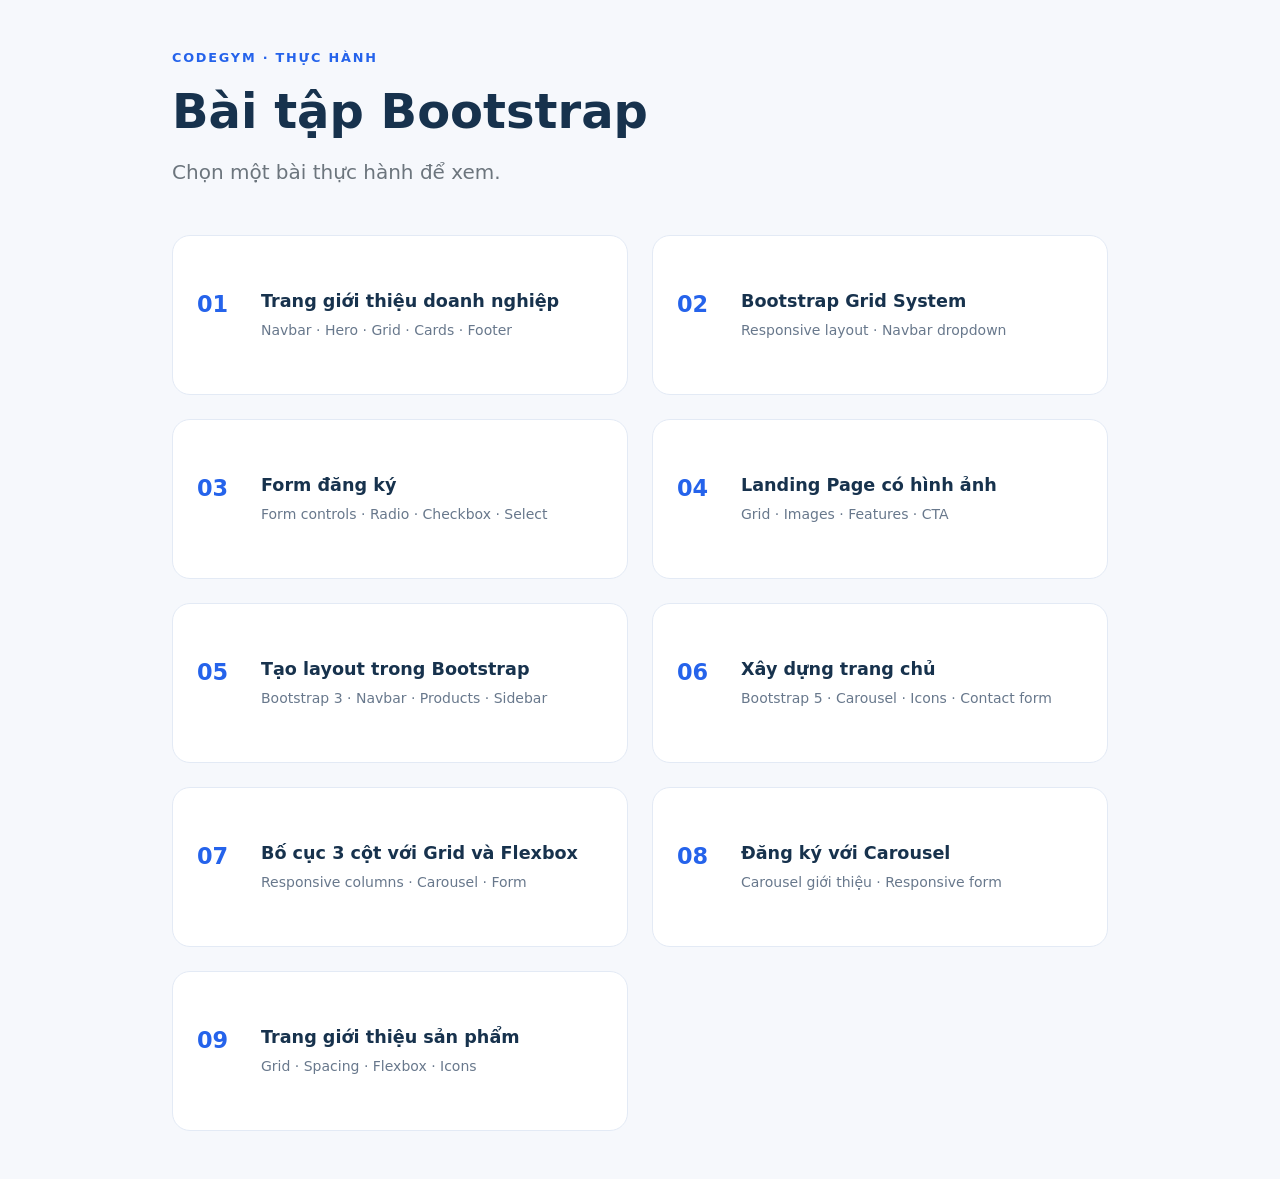
<file: index.html>
<!DOCTYPE html>
<html lang="vi">
<head>
  <meta charset="UTF-8">
  <meta name="viewport" content="width=device-width, initial-scale=1">
  <meta name="description" content="Tổng hợp các bài thực hành Bootstrap.">
  <title>Bài thực hành Bootstrap</title>
  <link href="https://cdn.jsdelivr.net/npm/bootstrap@5.3.0/dist/css/bootstrap.min.css" rel="stylesheet">
  <link rel="stylesheet" href="style.css">
</head>
<body class="index-page">
  <main class="container py-5">
    <p class="eyebrow">CODEGYM · THỰC HÀNH</p>
    <h1 class="display-5 fw-bold mb-3">Bài tập Bootstrap</h1>
    <p class="lead text-secondary mb-5">Chọn một bài thực hành để xem.</p>
    <div class="row g-4">
      <div class="col-md-6"><a class="practice-link" href="company/index.html"><span>01</span><strong>Trang giới thiệu doanh nghiệp</strong><small>Navbar · Hero · Grid · Cards · Footer</small></a></div>
      <div class="col-md-6"><a class="practice-link" href="grid-system/index.html"><span>02</span><strong>Bootstrap Grid System</strong><small>Responsive layout · Navbar dropdown</small></a></div>
      <div class="col-md-6"><a class="practice-link" href="registration-form/index.html"><span>03</span><strong>Form đăng ký</strong><small>Form controls · Radio · Checkbox · Select</small></a></div>
      <div class="col-md-6"><a class="practice-link" href="landing-page/index.html"><span>04</span><strong>Landing Page có hình ảnh</strong><small>Grid · Images · Features · CTA</small></a></div>
      <div class="col-md-6"><a class="practice-link" href="store-layout/layout.html"><span>05</span><strong>Tạo layout trong Bootstrap</strong><small>Bootstrap 3 · Navbar · Products · Sidebar</small></a></div>
      <div class="col-md-6"><a class="practice-link" href="bootstrap-home/index.html"><span>06</span><strong>Xây dựng trang chủ</strong><small>Bootstrap 5 · Carousel · Icons · Contact form</small></a></div>
      <div class="col-md-6"><a class="practice-link" href="grid-flexbox/index.html"><span>07</span><strong>Bố cục 3 cột với Grid và Flexbox</strong><small>Responsive columns · Carousel · Form</small></a></div>
      <div class="col-md-6"><a class="practice-link" href="registration-carousel/index.html"><span>08</span><strong>Đăng ký với Carousel</strong><small>Carousel giới thiệu · Responsive form</small></a></div>
      <div class="col-md-6"><a class="practice-link" href="product-page/index.html"><span>09</span><strong>Trang giới thiệu sản phẩm</strong><small>Grid · Spacing · Flexbox · Icons</small></a></div>
    </div>
  </main>
</body>
</html>
</file>
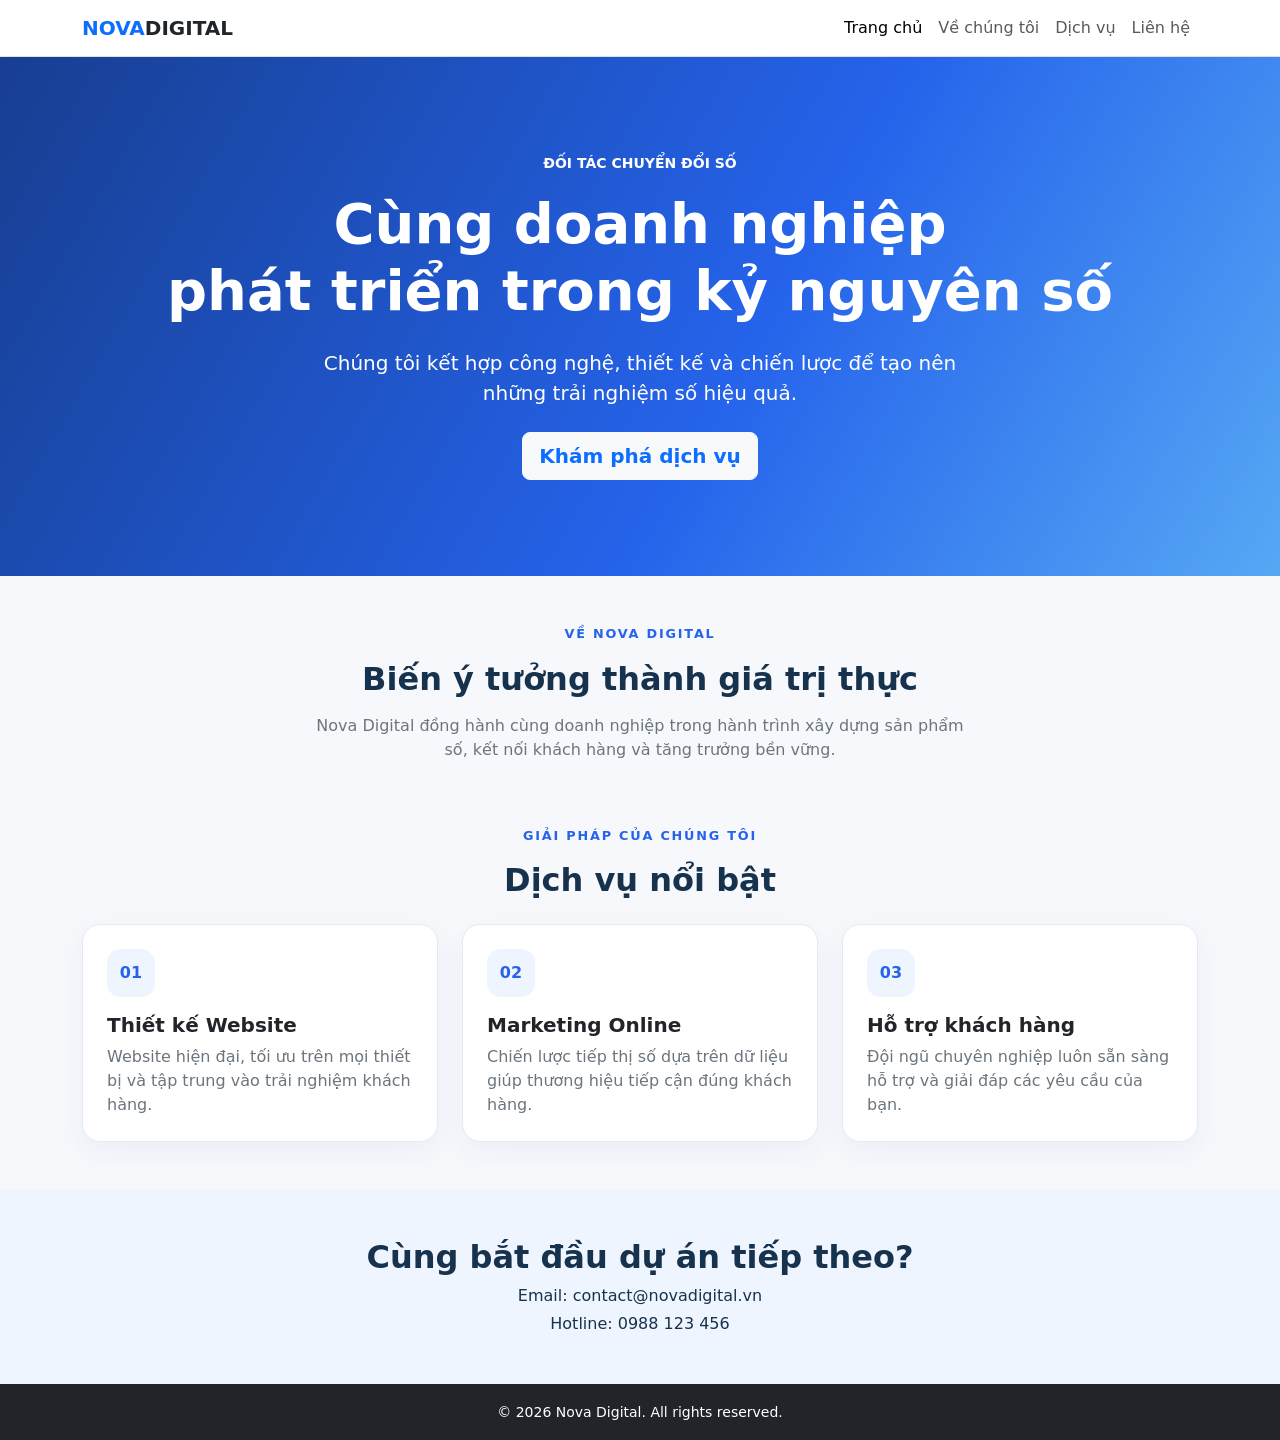
<file: company/index.html>
<!DOCTYPE html>
<html lang="vi">
<head>
  <meta charset="UTF-8">
  <meta name="viewport" content="width=device-width, initial-scale=1">
  <meta name="description" content="Giới thiệu dịch vụ công nghệ và thiết kế của Nova Digital.">
  <title>Nova Digital | Giải pháp số cho doanh nghiệp</title>
  <link href="https://cdn.jsdelivr.net/npm/bootstrap@5.3.0/dist/css/bootstrap.min.css" rel="stylesheet">
  <link rel="stylesheet" href="../style.css">
</head>
<body>
  <nav class="navbar navbar-expand-lg navbar-light bg-white sticky-top border-bottom">
    <div class="container">
      <a class="navbar-brand fw-bold text-primary" href="#">NOVA<span class="text-dark">DIGITAL</span></a>
      <button class="navbar-toggler" type="button" data-bs-toggle="collapse" data-bs-target="#companyNav" aria-controls="companyNav" aria-expanded="false" aria-label="Mở menu điều hướng">
        <span class="navbar-toggler-icon"></span>
      </button>
      <div class="collapse navbar-collapse" id="companyNav">
        <ul class="navbar-nav ms-auto">
          <li class="nav-item"><a class="nav-link active" href="#">Trang chủ</a></li>
          <li class="nav-item"><a class="nav-link" href="#about">Về chúng tôi</a></li>
          <li class="nav-item"><a class="nav-link" href="#services">Dịch vụ</a></li>
          <li class="nav-item"><a class="nav-link" href="#contact">Liên hệ</a></li>
        </ul>
      </div>
    </div>
  </nav>

  <header class="company-hero text-center text-white py-5">
    <div class="container py-lg-5">
      <p class="text-uppercase fw-semibold small mb-3">Đối tác chuyển đổi số</p>
      <h1 class="display-4 fw-bold">Cùng doanh nghiệp<br class="d-none d-md-block"> phát triển trong kỷ nguyên số</h1>
      <p class="lead mx-auto my-4 hero-copy">Chúng tôi kết hợp công nghệ, thiết kế và chiến lược để tạo nên những trải nghiệm số hiệu quả.</p>
      <a href="#services" class="btn btn-light btn-lg text-primary fw-semibold">Khám phá dịch vụ</a>
    </div>
  </header>

  <main>
    <section id="about" class="container py-5 text-center">
      <p class="eyebrow">VỀ NOVA DIGITAL</p>
      <h2 class="fw-bold mb-3">Biến ý tưởng thành giá trị thực</h2>
      <p class="text-secondary mx-auto section-copy">Nova Digital đồng hành cùng doanh nghiệp trong hành trình xây dựng sản phẩm số, kết nối khách hàng và tăng trưởng bền vững.</p>
    </section>

    <section id="services" class="container pb-5">
      <div class="text-center mb-4">
        <p class="eyebrow">GIẢI PHÁP CỦA CHÚNG TÔI</p>
        <h2 class="fw-bold">Dịch vụ nổi bật</h2>
      </div>
      <div class="row g-4">
        <div class="col-md-6 col-lg-4">
          <article class="card service-card h-100 p-4">
            <div class="service-icon">01</div><h3 class="h5 fw-bold mt-3">Thiết kế Website</h3>
            <p class="text-secondary mb-0">Website hiện đại, tối ưu trên mọi thiết bị và tập trung vào trải nghiệm khách hàng.</p>
          </article>
        </div>
        <div class="col-md-6 col-lg-4">
          <article class="card service-card h-100 p-4">
            <div class="service-icon">02</div><h3 class="h5 fw-bold mt-3">Marketing Online</h3>
            <p class="text-secondary mb-0">Chiến lược tiếp thị số dựa trên dữ liệu giúp thương hiệu tiếp cận đúng khách hàng.</p>
          </article>
        </div>
        <div class="col-md-6 col-lg-4">
          <article class="card service-card h-100 p-4">
            <div class="service-icon">03</div><h3 class="h5 fw-bold mt-3">Hỗ trợ khách hàng</h3>
            <p class="text-secondary mb-0">Đội ngũ chuyên nghiệp luôn sẵn sàng hỗ trợ và giải đáp các yêu cầu của bạn.</p>
          </article>
        </div>
      </div>
    </section>

    <section id="contact" class="contact-band py-5 text-center">
      <div class="container">
        <h2 class="fw-bold">Cùng bắt đầu dự án tiếp theo?</h2>
        <p class="mb-1">Email: <a href="mailto:contact@novadigital.vn">contact@novadigital.vn</a></p>
        <p class="mb-0">Hotline: <a href="tel:+84988123456">0988 123 456</a></p>
      </div>
    </section>
  </main>
  <footer class="bg-dark text-white text-center py-3">
    <small>&copy; 2026 Nova Digital. All rights reserved.</small>
  </footer>
  <script src="https://cdn.jsdelivr.net/npm/bootstrap@5.3.0/dist/js/bootstrap.bundle.min.js"></script>
</body>
</html>
</file>
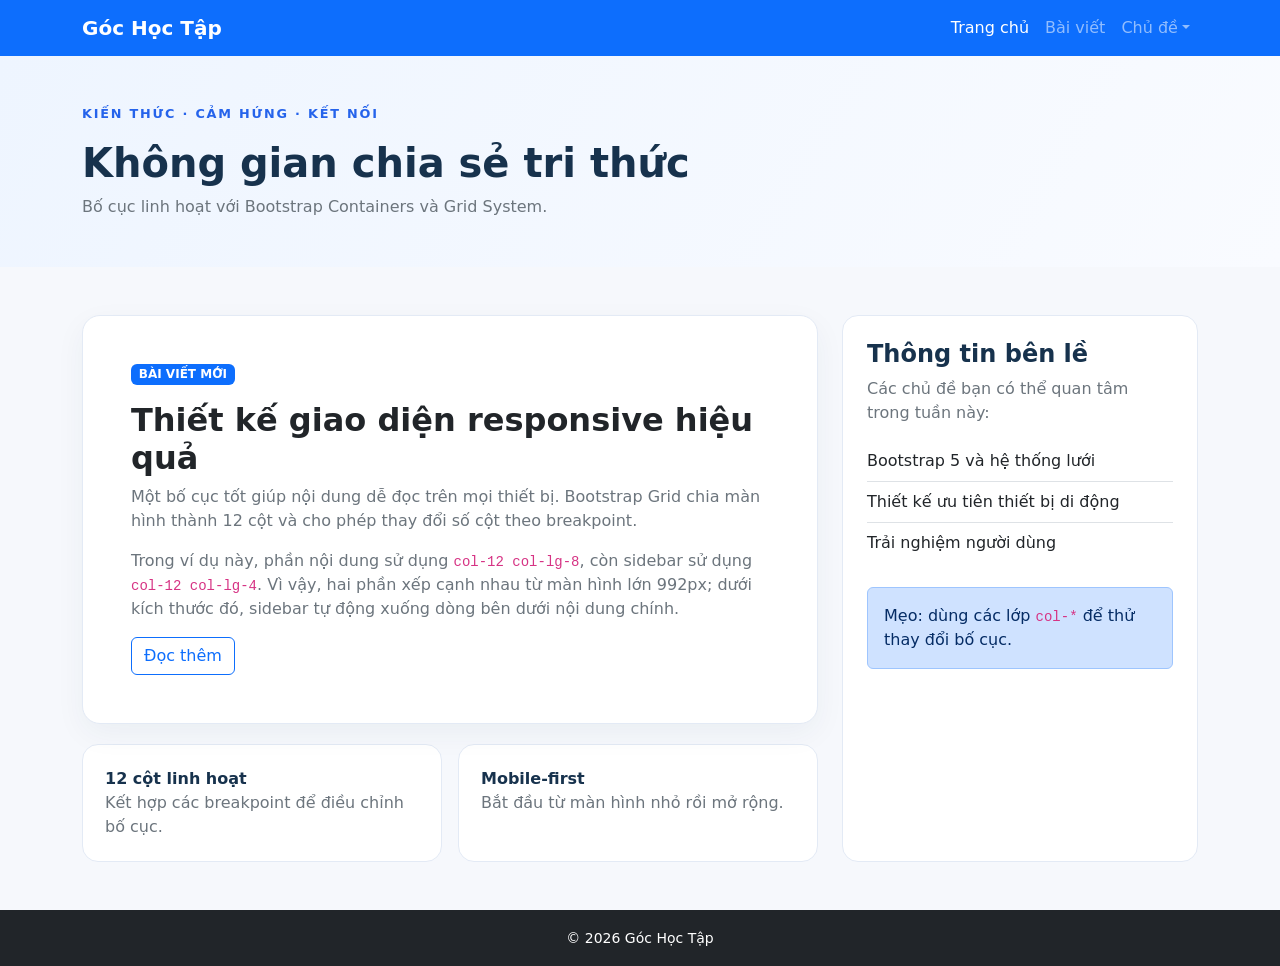
<file: grid-system/index.html>
<!DOCTYPE html>
<html lang="vi">
<head>
  <meta charset="UTF-8">
  <meta name="viewport" content="width=device-width, initial-scale=1">
  <title>Bootstrap Grid System | Góc học tập</title>
  <link href="https://cdn.jsdelivr.net/npm/bootstrap@5.3.0/dist/css/bootstrap.min.css" rel="stylesheet">
  <link rel="stylesheet" href="../style.css">
</head>
<body>
  <nav class="navbar navbar-expand-lg navbar-dark bg-primary">
    <div class="container">
      <a class="navbar-brand fw-bold" href="#">Góc Học Tập</a>
      <button class="navbar-toggler" type="button" data-bs-toggle="collapse" data-bs-target="#gridNav" aria-controls="gridNav" aria-expanded="false" aria-label="Mở menu điều hướng">
        <span class="navbar-toggler-icon"></span>
      </button>
      <div class="collapse navbar-collapse" id="gridNav">
        <ul class="navbar-nav ms-auto">
          <li class="nav-item"><a class="nav-link active" href="#">Trang chủ</a></li>
          <li class="nav-item"><a class="nav-link" href="#content">Bài viết</a></li>
          <li class="nav-item dropdown">
            <a class="nav-link dropdown-toggle" href="#" role="button" data-bs-toggle="dropdown" aria-expanded="false">Chủ đề</a>
            <ul class="dropdown-menu">
              <li><a class="dropdown-item" href="#content">Công nghệ</a></li>
              <li><a class="dropdown-item" href="#content">Thiết kế</a></li>
              <li><a class="dropdown-item" href="#sidebar">Tài nguyên</a></li>
            </ul>
          </li>
        </ul>
      </div>
    </div>
  </nav>

  <header class="grid-banner py-5">
    <div class="container">
      <p class="eyebrow">KIẾN THỨC · CẢM HỨNG · KẾT NỐI</p>
      <h1 class="fw-bold">Không gian chia sẻ tri thức</h1>
      <p class="text-secondary mb-0">Bố cục linh hoạt với Bootstrap Containers và Grid System.</p>
    </div>
  </header>

  <main id="content" class="container py-5">
    <div class="row g-4">
      <section class="col-12 col-lg-8">
        <article class="card content-card p-4 p-lg-5">
          <span class="badge text-bg-primary align-self-start mb-3">BÀI VIẾT MỚI</span>
          <h2 class="fw-bold">Thiết kế giao diện responsive hiệu quả</h2>
          <p class="text-secondary">Một bố cục tốt giúp nội dung dễ đọc trên mọi thiết bị. Bootstrap Grid chia màn hình thành 12 cột và cho phép thay đổi số cột theo breakpoint.</p>
          <p class="text-secondary">Trong ví dụ này, phần nội dung sử dụng <code>col-12 col-lg-8</code>, còn sidebar sử dụng <code>col-12 col-lg-4</code>. Vì vậy, hai phần xếp cạnh nhau từ màn hình lớn 992px; dưới kích thước đó, sidebar tự động xuống dòng bên dưới nội dung chính.</p>
          <a href="#sidebar" class="btn btn-outline-primary align-self-start">Đọc thêm</a>
        </article>
        <div class="row g-3 mt-1">
          <div class="col-sm-6"><div class="mini-card"><strong>12 cột linh hoạt</strong><p class="mb-0 text-secondary">Kết hợp các breakpoint để điều chỉnh bố cục.</p></div></div>
          <div class="col-sm-6"><div class="mini-card"><strong>Mobile-first</strong><p class="mb-0 text-secondary">Bắt đầu từ màn hình nhỏ rồi mở rộng.</p></div></div>
        </div>
      </section>
      <aside id="sidebar" class="col-12 col-lg-4">
        <div class="sidebar-card p-4 h-100">
          <h2 class="h4 fw-bold">Thông tin bên lề</h2>
          <p class="text-secondary">Các chủ đề bạn có thể quan tâm trong tuần này:</p>
          <ul class="list-group list-group-flush">
            <li class="list-group-item bg-transparent px-0">Bootstrap 5 và hệ thống lưới</li>
            <li class="list-group-item bg-transparent px-0">Thiết kế ưu tiên thiết bị di động</li>
            <li class="list-group-item bg-transparent px-0">Trải nghiệm người dùng</li>
          </ul>
          <div class="alert alert-primary mt-4 mb-0" role="note">Mẹo: dùng các lớp <code>col-*</code> để thử thay đổi bố cục.</div>
        </div>
      </aside>
    </div>
  </main>
  <footer class="bg-dark text-white text-center py-3"><small>&copy; 2026 Góc Học Tập</small></footer>
  <script src="https://cdn.jsdelivr.net/npm/bootstrap@5.3.0/dist/js/bootstrap.bundle.min.js"></script>
</body>
</html>
</file>
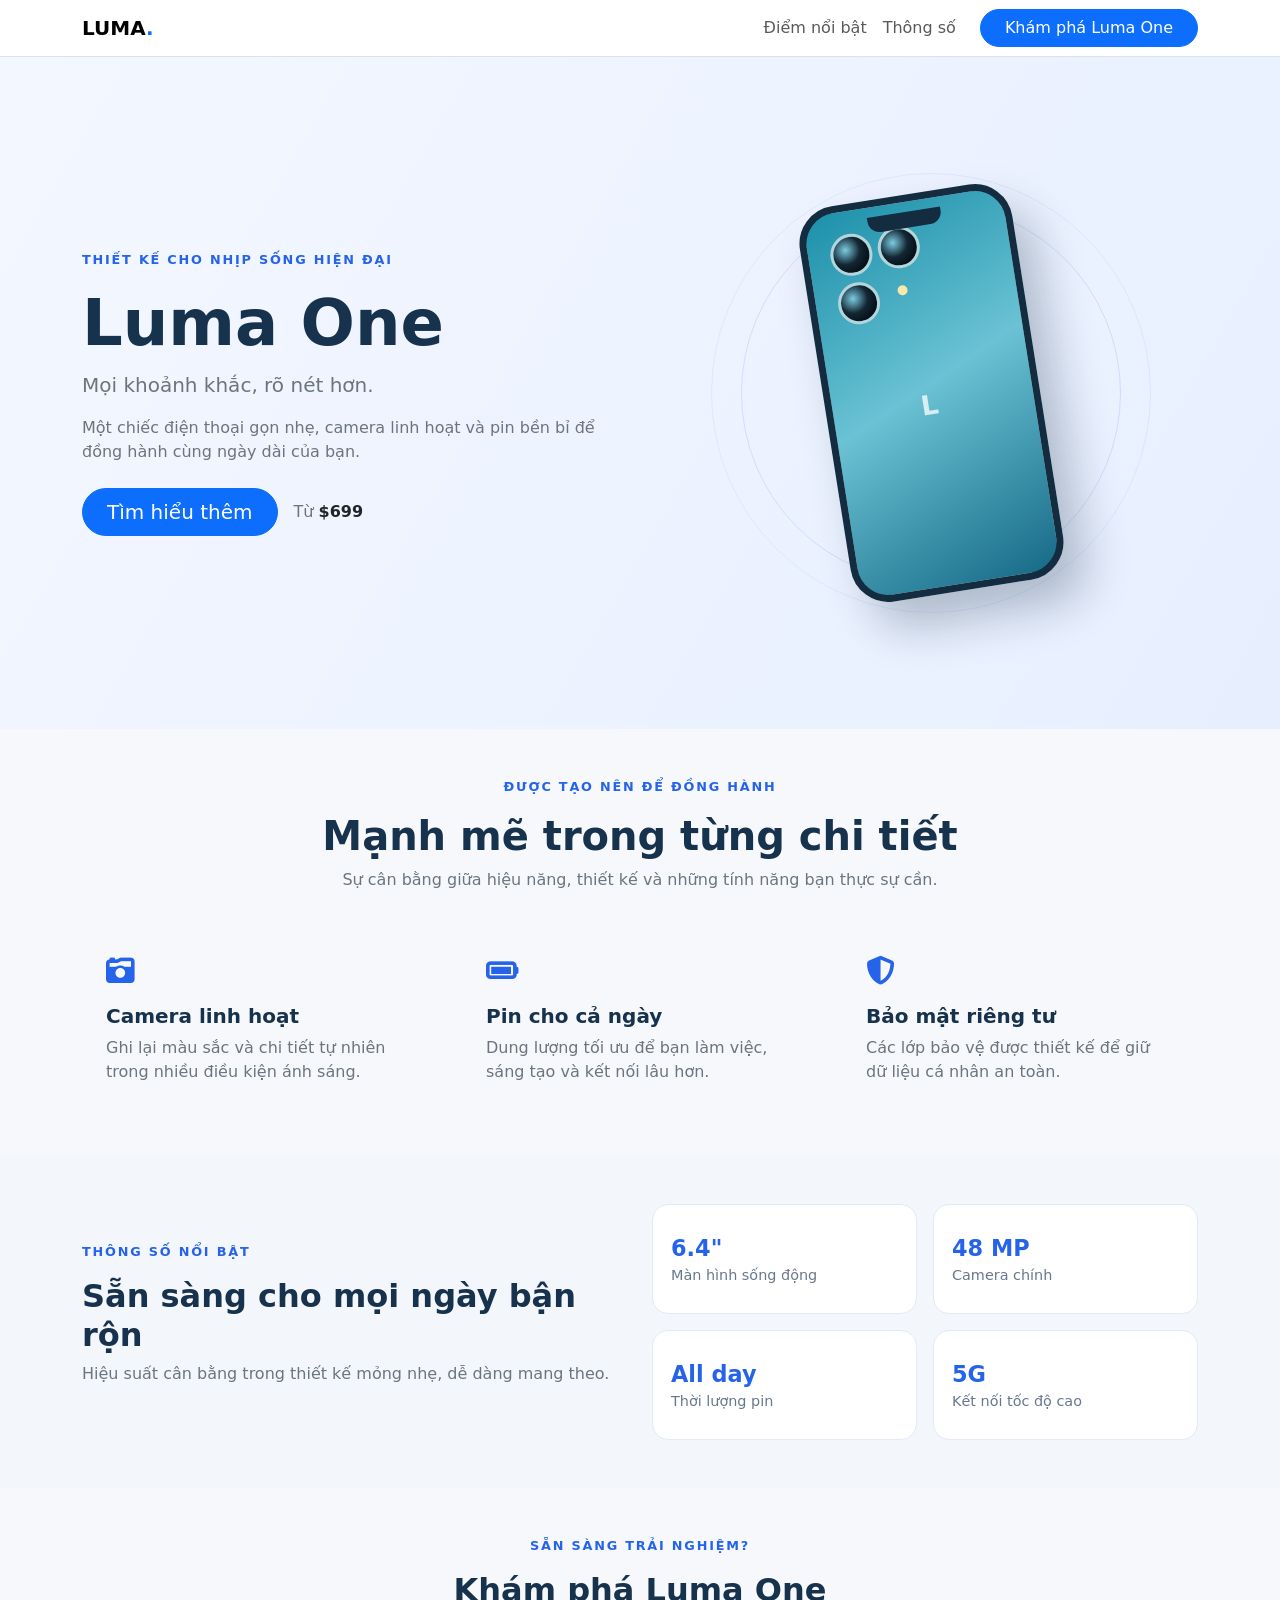
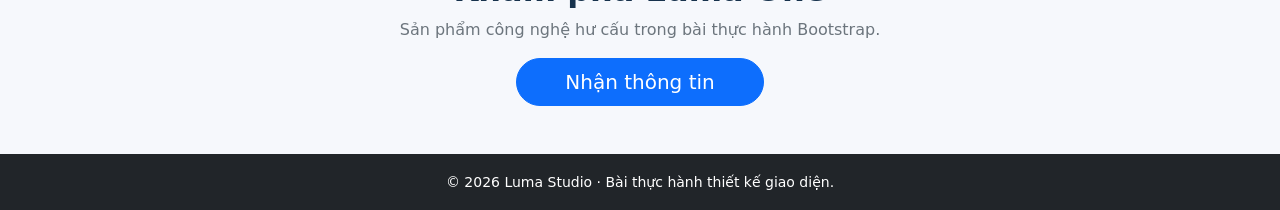
<file: product-page/index.html>
<!DOCTYPE html>
<html lang="vi">
<head>
  <meta charset="UTF-8">
  <meta name="viewport" content="width=device-width, initial-scale=1">
  <meta name="description" content="Khám phá điện thoại hư cấu Luma One.">
  <title>Luma One | Công nghệ cho nhịp sống của bạn</title>
  <link href="https://cdn.jsdelivr.net/npm/bootstrap@5.3.3/dist/css/bootstrap.min.css" rel="stylesheet">
  <link rel="stylesheet" href="https://cdnjs.cloudflare.com/ajax/libs/font-awesome/6.5.2/css/all.min.css">
  <link rel="stylesheet" href="../style.css">
</head>
<body>
  <nav class="navbar navbar-expand-lg navbar-light bg-white border-bottom sticky-top">
    <div class="container"><a class="navbar-brand fw-bold" href="#">LUMA<span class="text-primary">.</span></a>
      <button class="navbar-toggler" type="button" data-bs-toggle="collapse" data-bs-target="#productNav" aria-controls="productNav" aria-expanded="false" aria-label="Mở menu"><span class="navbar-toggler-icon"></span></button>
      <div class="collapse navbar-collapse" id="productNav"><ul class="navbar-nav ms-auto align-items-lg-center"><li class="nav-item"><a class="nav-link" href="#features">Điểm nổi bật</a></li><li class="nav-item"><a class="nav-link" href="#specs">Thông số</a></li><li class="nav-item ms-lg-3"><a class="btn btn-primary rounded-pill px-4" href="#buy">Khám phá Luma One</a></li></ul></div>
    </div>
  </nav>

  <main>
    <section class="product-hero py-5">
      <div class="container py-lg-5"><div class="row align-items-center g-5">
        <div class="col-lg-6">
          <p class="eyebrow">THIẾT KẾ CHO NHỊP SỐNG HIỆN ĐẠI</p>
          <h1 class="display-3 fw-bold">Luma One</h1>
          <p class="lead text-secondary">Mọi khoảnh khắc, rõ nét hơn.</p>
          <p class="text-secondary">Một chiếc điện thoại gọn nhẹ, camera linh hoạt và pin bền bỉ để đồng hành cùng ngày dài của bạn.</p>
          <div class="d-flex flex-wrap align-items-center gap-3 mt-4"><a href="#buy" class="btn btn-primary btn-lg rounded-pill px-4">Tìm hiểu thêm</a><span class="text-secondary">Từ <strong class="text-dark">$699</strong></span></div>
        </div>
        <div class="col-lg-6 d-flex justify-content-center"><div class="device-stage" role="img" aria-label="Hình minh họa điện thoại Luma One màu xanh"><div class="device"><div class="device-camera camera-one"></div><div class="device-camera camera-two"></div><div class="device-camera camera-three"></div><div class="device-flash"></div><div class="device-mark">L</div><div class="device-screen"><span>LUMA</span><i class="fa-solid fa-sun" aria-hidden="true"></i></div></div><div class="device-orbit orbit-one"></div><div class="device-orbit orbit-two"></div></div></div>
      </div></div>
    </section>

    <section id="features" class="container py-5">
      <div class="text-center mx-auto product-heading"><p class="eyebrow">ĐƯỢC TẠO NÊN ĐỂ ĐỒNG HÀNH</p><h2 class="display-6 fw-bold">Mạnh mẽ trong từng chi tiết</h2><p class="text-secondary">Sự cân bằng giữa hiệu năng, thiết kế và những tính năng bạn thực sự cần.</p></div>
      <div class="row g-4 mt-3">
        <div class="col-md-4"><article class="product-feature h-100 p-4"><i class="fa-solid fa-camera-retro" aria-hidden="true"></i><h3 class="h5 fw-bold mt-3">Camera linh hoạt</h3><p class="text-secondary mb-0">Ghi lại màu sắc và chi tiết tự nhiên trong nhiều điều kiện ánh sáng.</p></article></div>
        <div class="col-md-4"><article class="product-feature h-100 p-4"><i class="fa-solid fa-battery-full" aria-hidden="true"></i><h3 class="h5 fw-bold mt-3">Pin cho cả ngày</h3><p class="text-secondary mb-0">Dung lượng tối ưu để bạn làm việc, sáng tạo và kết nối lâu hơn.</p></article></div>
        <div class="col-md-4"><article class="product-feature h-100 p-4"><i class="fa-solid fa-shield-halved" aria-hidden="true"></i><h3 class="h5 fw-bold mt-3">Bảo mật riêng tư</h3><p class="text-secondary mb-0">Các lớp bảo vệ được thiết kế để giữ dữ liệu cá nhân an toàn.</p></article></div>
      </div>
    </section>

    <section id="specs" class="product-specs py-5">
      <div class="container"><div class="row g-4 align-items-center">
        <div class="col-md-6"><p class="eyebrow">THÔNG SỐ NỔI BẬT</p><h2 class="fw-bold">Sẵn sàng cho mọi ngày bận rộn</h2><p class="text-secondary">Hiệu suất cân bằng trong thiết kế mỏng nhẹ, dễ dàng mang theo.</p></div>
        <div class="col-md-6"><div class="row g-3">
          <div class="col-6"><div class="spec-tile"><strong>6.4"</strong><span>Màn hình sống động</span></div></div><div class="col-6"><div class="spec-tile"><strong>48 MP</strong><span>Camera chính</span></div></div><div class="col-6"><div class="spec-tile"><strong>All day</strong><span>Thời lượng pin</span></div></div><div class="col-6"><div class="spec-tile"><strong>5G</strong><span>Kết nối tốc độ cao</span></div></div>
        </div></div>
      </div></div>
    </section>

    <section id="buy" class="container py-5 text-center">
      <p class="eyebrow">SẴN SÀNG TRẢI NGHIỆM?</p><h2 class="fw-bold">Khám phá Luma One</h2><p class="text-secondary">Sản phẩm công nghệ hư cấu trong bài thực hành Bootstrap.</p><a href="mailto:hello@luma.example" class="btn btn-primary btn-lg rounded-pill px-5">Nhận thông tin</a>
    </section>
  </main>
  <footer class="bg-dark text-white text-center py-3"><small>&copy; 2026 Luma Studio · Bài thực hành thiết kế giao diện.</small></footer>
</body>
</html>
</file>
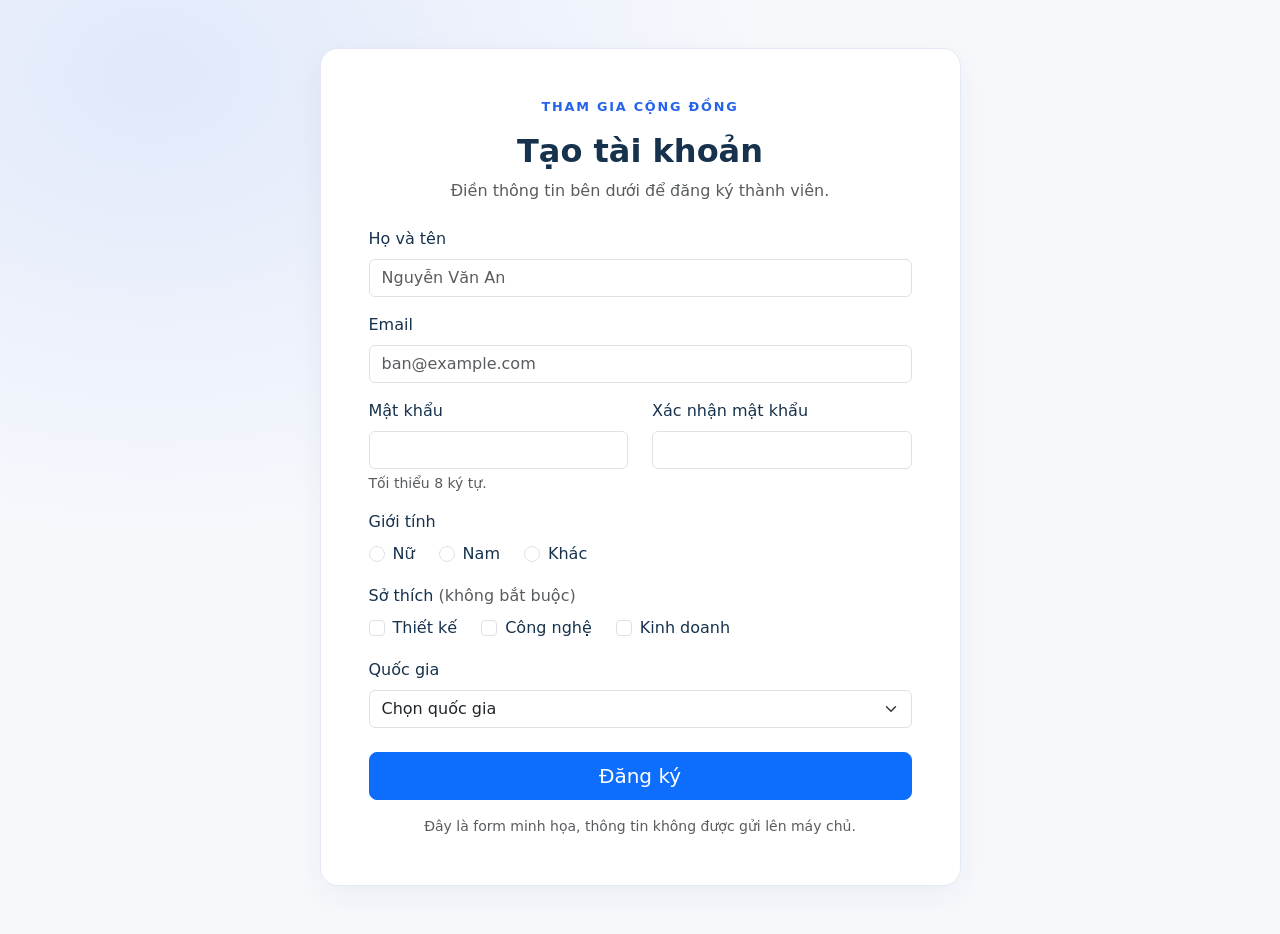
<file: registration-form/index.html>
<!DOCTYPE html>
<html lang="vi">
<head>
  <meta charset="UTF-8">
  <meta name="viewport" content="width=device-width, initial-scale=1">
  <title>Đăng ký thành viên | Nova</title>
  <link href="https://cdn.jsdelivr.net/npm/bootstrap@5.3.0/dist/css/bootstrap.min.css" rel="stylesheet">
  <link rel="stylesheet" href="../style.css">
</head>
<body class="form-page">
  <main class="container py-5">
    <div class="row justify-content-center">
      <div class="col-12 col-md-10 col-lg-8 col-xl-7">
        <section class="form-card p-4 p-md-5">
          <div class="text-center mb-4">
            <p class="eyebrow">THAM GIA CỘNG ĐỒNG</p>
            <h1 class="h2 fw-bold">Tạo tài khoản</h1>
            <p class="text-muted mb-0">Điền thông tin bên dưới để đăng ký thành viên.</p>
          </div>
          <form id="registrationForm" class="needs-validation" novalidate>
            <div class="mb-3">
              <label for="fullName" class="form-label">Họ và tên</label>
              <input type="text" class="form-control" id="fullName" name="fullName" autocomplete="name" placeholder="Nguyễn Văn An" required>
              <div class="invalid-feedback">Vui lòng nhập họ và tên.</div>
            </div>
            <div class="mb-3">
              <label for="email" class="form-label">Email</label>
              <input type="email" class="form-control" id="email" name="email" autocomplete="email" placeholder="ban@example.com" required>
              <div class="invalid-feedback">Vui lòng nhập địa chỉ email hợp lệ.</div>
            </div>
            <div class="row">
              <div class="col-md-6 mb-3">
                <label for="password" class="form-label">Mật khẩu</label>
                <input type="password" class="form-control" id="password" name="password" autocomplete="new-password" minlength="8" required>
                <div class="form-text">Tối thiểu 8 ký tự.</div>
                <div class="invalid-feedback">Mật khẩu cần có ít nhất 8 ký tự.</div>
              </div>
              <div class="col-md-6 mb-3">
                <label for="confirmPassword" class="form-label">Xác nhận mật khẩu</label>
                <input type="password" class="form-control" id="confirmPassword" name="confirmPassword" autocomplete="new-password" required>
                <div class="invalid-feedback">Vui lòng nhập lại đúng mật khẩu.</div>
              </div>
            </div>
            <fieldset class="mb-3">
              <legend class="form-label fs-6 mb-2">Giới tính</legend>
              <div class="d-flex flex-wrap gap-4">
                <div class="form-check"><input class="form-check-input" type="radio" name="gender" id="genderFemale" value="female" required><label class="form-check-label" for="genderFemale">Nữ</label></div>
                <div class="form-check"><input class="form-check-input" type="radio" name="gender" id="genderMale" value="male"><label class="form-check-label" for="genderMale">Nam</label></div>
                <div class="form-check"><input class="form-check-input" type="radio" name="gender" id="genderOther" value="other"><label class="form-check-label" for="genderOther">Khác</label></div>
              </div>
              <div class="invalid-feedback">Vui lòng chọn giới tính.</div>
            </fieldset>
            <fieldset class="mb-3">
              <legend class="form-label fs-6 mb-2">Sở thích <span class="text-muted fw-normal">(không bắt buộc)</span></legend>
              <div class="d-flex flex-wrap gap-4">
                <div class="form-check"><input class="form-check-input" type="checkbox" name="interests" id="interestDesign" value="design"><label class="form-check-label" for="interestDesign">Thiết kế</label></div>
                <div class="form-check"><input class="form-check-input" type="checkbox" name="interests" id="interestTechnology" value="technology"><label class="form-check-label" for="interestTechnology">Công nghệ</label></div>
                <div class="form-check"><input class="form-check-input" type="checkbox" name="interests" id="interestBusiness" value="business"><label class="form-check-label" for="interestBusiness">Kinh doanh</label></div>
              </div>
            </fieldset>
            <div class="mb-4">
              <label for="country" class="form-label">Quốc gia</label>
              <select class="form-select" id="country" name="country" required>
                <option value="" selected disabled>Chọn quốc gia</option>
                <option value="vn">Việt Nam</option>
                <option value="sg">Singapore</option>
                <option value="jp">Nhật Bản</option>
                <option value="other">Quốc gia khác</option>
              </select>
              <div class="invalid-feedback">Vui lòng chọn quốc gia.</div>
            </div>
            <button class="btn btn-primary btn-lg w-100" type="submit">Đăng ký</button>
            <p id="formMessage" class="text-center text-success fw-semibold mt-3 mb-0" role="status" aria-live="polite"></p>
            <p class="small text-muted text-center mt-3 mb-0">Đây là form minh họa, thông tin không được gửi lên máy chủ.</p>
          </form>
        </section>
      </div>
    </div>
  </main>
  <script src="form.js"></script>
</body>
</html>
</file>
<file: style.css>
:root {
  color-scheme: light;
  --ink: #17324d;
  --blue: #2563eb;
  --pale: #eef5ff;
}

body {
  color: var(--ink);
  background: #f6f8fc;
  font-family: Inter, ui-sans-serif, system-ui, -apple-system, "Segoe UI", sans-serif;
}

.index-page main {
  max-width: 960px;
}

.eyebrow {
  color: var(--blue);
  font-size: .8rem;
  font-weight: 800;
  letter-spacing: .14em;
}

.practice-link {
  display: grid;
  min-height: 160px;
  grid-template-columns: 48px 1fr;
  align-content: center;
  column-gap: 16px;
  padding: 24px;
  color: inherit;
  text-decoration: none;
  background: white;
  border: 1px solid #e3eaf5;
  border-radius: 18px;
  transition: transform .18s ease, box-shadow .18s ease;
}

.practice-link:hover {
  transform: translateY(-3px);
  box-shadow: 0 14px 32px rgb(23 50 77 / 10%);
}

.practice-link span {
  grid-row: span 2;
  color: var(--blue);
  font-size: 1.4rem;
  font-weight: 800;
}

.practice-link strong {
  font-size: 1.1rem;
}

.practice-link small {
  margin-top: 6px;
  color: #68788c;
}

.company-hero {
  background: linear-gradient(120deg, #173e91, #2563eb 58%, #56a8f5);
}

.hero-copy,
.section-copy {
  max-width: 660px;
}

.service-card,
.content-card,
.form-card,
.feature-card {
  border: 1px solid #e3eaf5;
  border-radius: 18px;
  box-shadow: 0 10px 30px rgb(23 50 77 / 5%);
}

.service-card {
  transition: transform .18s ease, box-shadow .18s ease;
}

.service-card:hover,
.feature-card:hover {
  transform: translateY(-3px);
  box-shadow: 0 14px 32px rgb(23 50 77 / 10%);
}

.service-icon,
.feature-icon {
  display: grid;
  width: 48px;
  height: 48px;
  place-items: center;
  color: var(--blue);
  font-weight: 800;
  background: var(--pale);
  border-radius: 14px;
}

.contact-band,
.feature-section {
  background: var(--pale);
}

.contact-band a {
  color: inherit;
  text-decoration: none;
}

.grid-banner {
  background: linear-gradient(120deg, #eef5ff, #f9fbff);
}

.content-card {
  min-height: 330px;
}

.mini-card,
.sidebar-card {
  height: 100%;
  padding: 22px;
  background: white;
  border: 1px solid #e3eaf5;
  border-radius: 16px;
}

.form-page {
  min-height: 100vh;
  background:
    radial-gradient(ellipse at 12% 8%, rgb(37 99 235 / 10%), transparent 38%),
    #f6f8fc;
}

.form-card {
  background: white;
}

.landing-hero {
  background: linear-gradient(120deg, #eef5ff, #f9fbff);
}

.landing-image {
  width: 100%;
  max-height: 440px;
  object-fit: cover;
  border-radius: 24px;
  box-shadow: 0 20px 50px rgb(23 50 77 / 14%);
}

.introduction-image {
  width: 100%;
  max-height: 360px;
  object-fit: cover;
}

.feature-card {
  background: white;
}

.feature-icon {
  margin-bottom: 18px;
  font-size: 1.4rem;
}

.home-carousel .carousel-item img,
.practice-carousel .carousel-item img,
.signup-carousel .carousel-item img {
  height: min(62vw, 560px);
  min-height: 300px;
  object-fit: cover;
}

.home-carousel .carousel-item::after,
.signup-carousel .carousel-item::after {
  position: absolute;
  inset: 0;
  background: linear-gradient(90deg, rgb(10 25 45 / 58%), rgb(10 25 45 / 10%));
  content: "";
}

.home-carousel .carousel-caption,
.signup-carousel .carousel-caption {
  z-index: 1;
  right: 12%;
  bottom: 16%;
  left: 12%;
  text-align: left;
}

.home-carousel .carousel-caption > * {
  max-width: 680px;
}

.contact-band {
  background: var(--pale);
}

.contact-form {
  max-width: 720px;
}

.column-card {
  min-height: 230px;
  border-radius: 16px;
}

.column-card-light {
  color: var(--ink);
  background: #eef5ff;
}

.column-card-dark {
  color: white;
  background: #385779;
}

.column-card > i {
  color: var(--blue);
}

.column-card-dark > i {
  color: #b9d8ff;
}

.spacing-note {
  border-block: 1px solid #e3eaf5;
}

.practice-carousel .carousel-item img {
  height: 420px;
}

.practice-carousel .carousel-caption {
  right: 12%;
  left: 12%;
  padding: 12px;
  background: rgb(15 31 52 / 45%);
  border-radius: 12px;
}

.signup-carousel .carousel-item img {
  height: 590px;
  border-radius: 20px;
}

.signup-carousel .carousel-inner {
  box-shadow: 0 20px 48px rgb(23 50 77 / 15%);
}

.product-hero {
  overflow: hidden;
  background: linear-gradient(120deg, #f3f7ff, #e7efff);
}

.product-heading {
  max-width: 700px;
}

.device-stage {
  position: relative;
  display: grid;
  width: min(100%, 480px);
  min-height: 480px;
  place-items: center;
}

.device-orbit {
  position: absolute;
  width: 380px;
  height: 380px;
  border: 1px solid rgb(37 99 235 / 14%);
  border-radius: 50%;
}

.orbit-two {
  width: 440px;
  height: 440px;
  border-color: rgb(37 99 235 / 8%);
}

.device {
  position: relative;
  z-index: 1;
  width: 215px;
  height: 400px;
  overflow: hidden;
  background: linear-gradient(155deg, #1c90aa, #6ac2d4 48%, #176a87);
  border: 7px solid #132c40;
  border-radius: 38px;
  box-shadow: 18px 28px 45px rgb(18 44 64 / 28%);
  transform: rotate(-9deg);
}

.device::before {
  position: absolute;
  top: 10px;
  left: 50%;
  z-index: 2;
  width: 74px;
  height: 16px;
  background: #132c40;
  border-radius: 0 0 12px 12px;
  content: "";
  transform: translateX(-50%);
}

.device-camera {
  position: absolute;
  z-index: 1;
  width: 42px;
  height: 42px;
  background: radial-gradient(circle at 35% 35%, #7ccce2, #132733 44%, #07121b 72%);
  border: 3px solid #b4d5dc;
  border-radius: 50%;
}

.camera-one {
  top: 23px;
  left: 22px;
}

.camera-two {
  top: 72px;
  left: 22px;
}

.camera-three {
  top: 23px;
  left: 70px;
}

.device-flash {
  position: absolute;
  top: 82px;
  left: 83px;
  width: 10px;
  height: 10px;
  background: #f7e9aa;
  border-radius: 50%;
}

.device-mark {
  position: absolute;
  top: 185px;
  left: 88px;
  color: rgb(255 255 255 / 75%);
  font-size: 1.7rem;
  font-weight: 700;
}

.device-screen {
  position: absolute;
  inset: 0;
  display: flex;
  align-items: center;
  justify-content: center;
  color: rgb(255 255 255 / 70%);
  background: linear-gradient(155deg, #d3e6e8 0%, #89bdc8 45%, #e0c79d 100%);
  font-size: .85rem;
  font-weight: 700;
  letter-spacing: .18em;
  opacity: 0;
  transition: opacity .2s ease;
}

.device-screen > i {
  position: absolute;
  right: 26px;
  bottom: 30px;
  font-size: 1.4rem;
}

.device:hover .device-screen {
  opacity: 1;
}

.product-feature {
  background: #f6f8fc;
  border-radius: 18px;
}

.product-feature > i {
  color: var(--blue);
  font-size: 1.8rem;
}

.product-specs {
  background: #f3f6fb;
}

.spec-tile {
  display: flex;
  min-height: 110px;
  flex-direction: column;
  justify-content: center;
  padding: 18px;
  background: white;
  border: 1px solid #e3eaf5;
  border-radius: 16px;
}

.spec-tile strong {
  color: var(--blue);
  font-size: 1.4rem;
}

.spec-tile span {
  color: #68788c;
  font-size: .9rem;
}

@media (max-width: 575.98px) {
  .display-4 {
    font-size: 2.35rem;
  }

  .practice-link {
    min-height: 140px;
    padding: 20px;
  }

  .home-carousel .carousel-item img,
  .practice-carousel .carousel-item img {
    height: 360px;
  }

  .signup-carousel .carousel-item img {
    height: 360px;
  }

  .home-carousel .carousel-caption,
  .signup-carousel .carousel-caption {
    right: 14%;
    bottom: 12%;
    left: 14%;
  }

  .home-carousel .carousel-caption h1,
  .home-carousel .carousel-caption h2,
  .signup-carousel .carousel-caption h1,
  .signup-carousel .carousel-caption h2 {
    font-size: 1.7rem;
  }

  .device-stage {
    min-height: 400px;
  }

  .device {
    transform: scale(.86) rotate(-9deg);
  }

  .device-orbit {
    width: 300px;
    height: 300px;
  }

  .orbit-two {
    width: 350px;
    height: 350px;
  }
}
</file>
